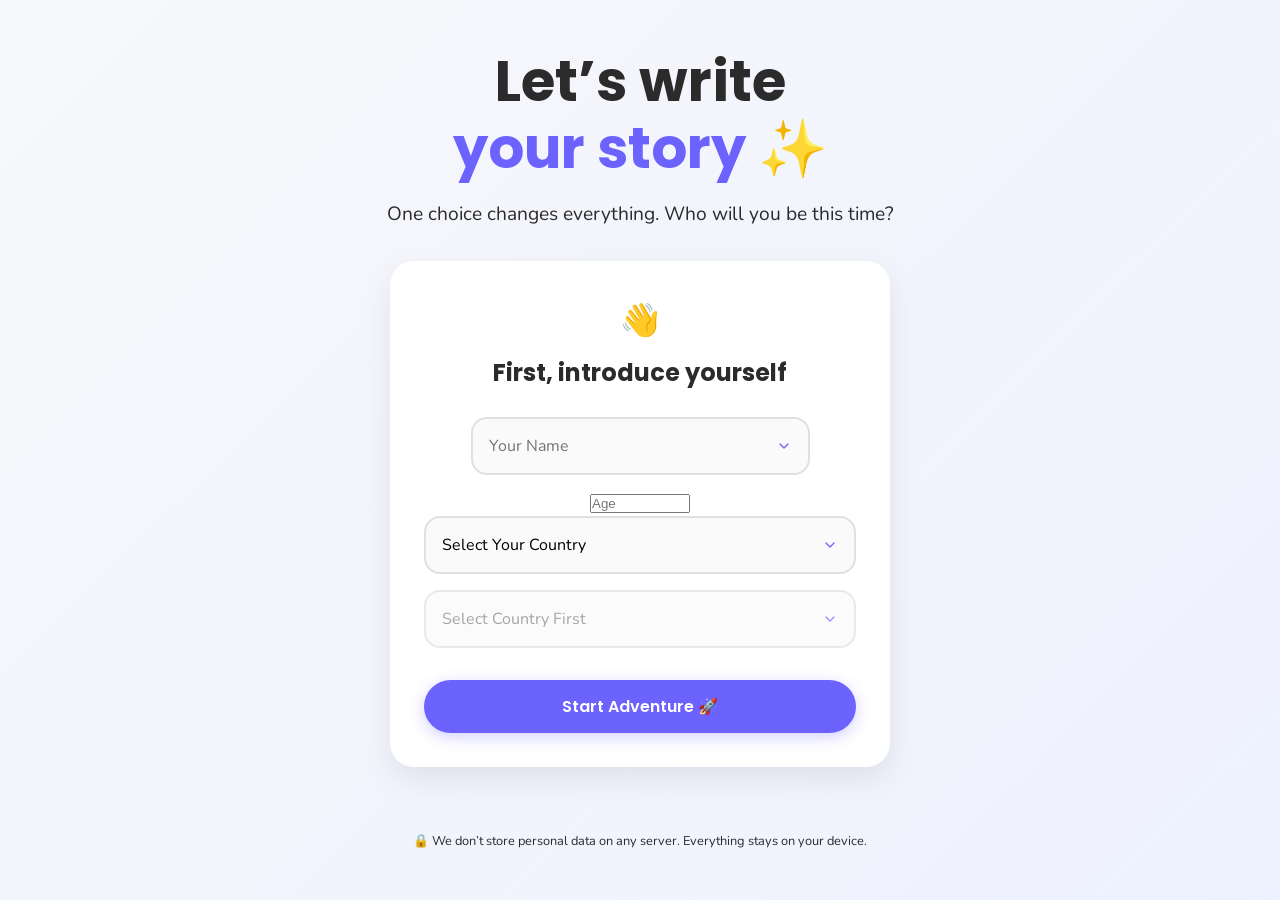
<file: index.html>
<!DOCTYPE html>
<html lang="en">

<head>
    <meta charset="UTF-8">
    <meta name="viewport" content="width=device-width, initial-scale=1.0">
    <title>Alternate Life - Be Anyone</title>

    <!-- Cartoon Fonts -->
    <link rel="preconnect" href="https://fonts.googleapis.com">
    <link rel="preconnect" href="https://fonts.gstatic.com" crossorigin>
    <link
        href="https://fonts.googleapis.com/css2?family=Nunito:wght@400;600;700&family=Poppins:wght@600;800&display=swap"
        rel="stylesheet">

    <link rel="stylesheet" href="css/style.css">
    <style>
        /* CSS to toggle between inputs */
        .hidden {
            display: none;
        }
    </style>
</head>

<body>
    <main class="container">

        <div style="text-align: center; margin-bottom: 2rem;">
            <h1 class="fade-in" style="font-size: 3.5rem; line-height: 1.2;">
                Let’s write <br><span class="text-primary">your story</span> ✨
            </h1>
            <p class="fade-in delay-1" style="font-size: 1.2rem; opacity: 0.7; margin-top: 1rem;">
                One choice changes everything. Who will you be this time?
            </p>
        </div>

        <div class="card fade-in delay-2" style="max-width: 500px; margin: 0 auto; width: 100%;">
            <div style="text-align: center; margin-bottom: 1.5rem;">
                <span style="font-size: 2rem;">👋</span>
                <h2 style="margin-top: 0.5rem;">First, introduce yourself</h2>
            </div>

            <div class="form-row">
                <input type="text" id="userName" placeholder="Your Name">
                <input type="number" id="userAge" placeholder="Age" min="1" max="100"
                    style="width: 100px; flex-shrink: 0;">
            </div>

            <select id="userCountry" onchange="updateCities()">
                <option value="" disabled selected>Select Your Country</option>
                <!-- Populated by JS -->
            </select>

            <!-- Dynamic City Inputs -->
            <select id="userCitySelect" disabled class="hidden">
                <option value="" disabled selected>Select Country First</option>
            </select>
            <input type="text" id="userCityInput" placeholder="Enter Your City" class="hidden">

            <button onclick="saveUserInfo()" style="width: 100%; margin-top: 1rem;">Start Adventure 🚀</button>
        </div>

        <div class="privacy-note fade-in delay-2">
            🔒 We don’t store personal data on any server. Everything stays on your device.
        </div>

    </main>

    <script>
        // Data for major countries
        const cityData = {
            "USA": ["New York", "San Francisco", "Austin", "Chicago", "Los Angeles", "Miami", "Seattle"],
            "Japan": ["Tokyo", "Osaka", "Kyoto", "Fukuoka", "Sapporo", "Nagoya"],
            "India": ["Mumbai", "Bangalore", "Delhi", "Goa", "Hyderabad", "Chennai"],
            "Germany": ["Berlin", "Munich", "Hamburg", "Frankfurt", "Cologne"],
            "UK": ["London", "Manchester", "Edinburgh", "Birmingham", "Liverpool"],
            "France": ["Paris", "Lyon", "Marseille", "Bordeaux", "Nice"],
            "Canada": ["Toronto", "Vancouver", "Montreal", "Ottawa", "Calgary"],
            "Australia": ["Sydney", "Melbourne", "Brisbane", "Perth", "Adelaide"],
            "Brazil": ["São Paulo", "Rio de Janeiro", "Brasília", "Salvador"],
            "China": ["Shanghai", "Beijing", "Shenzhen", "Guangzhou"],
            "Italy": ["Rome", "Milan", "Naples", "Florence", "Venice"],
            "Spain": ["Madrid", "Barcelona", "Valencia", "Seville"],
            "Russia": ["Moscow", "Saint Petersburg", "Novosibirsk"],
            "South Korea": ["Seoul", "Busan", "Incheon"],
            "Mexico": ["Mexico City", "Guadalajara", "Monterrey"],
            "Netherlands": ["Amsterdam", "Rotterdam", "The Hague"],
            "Sweden": ["Stockholm", "Gothenburg", "Malmö"],
            "Switzerland": ["Zurich", "Geneva", "Basel"],
            "Singapore": ["Singapore"],
            "UAE": ["Dubai", "Abu Dhabi", "Sharjah"]
        };

        // Comprehensive Country List
        const allCountries = [
            "Afghanistan", "Albania", "Algeria", "Andorra", "Angola", "Argentina", "Armenia", "Australia", "Austria", "Azerbaijan",
            "Bahamas", "Bahrain", "Bangladesh", "Barbados", "Belarus", "Belgium", "Belize", "Benin", "Bhutan", "Bolivia",
            "Bosnia and Herzegovina", "Botswana", "Brazil", "Brunei", "Bulgaria", "Burkina Faso", "Burundi", "Cambodia", "Cameroon", "Canada",
            "Cape Verde", "Central African Republic", "Chad", "Chile", "China", "Colombia", "Comoros", "Congo", "Costa Rica", "Croatia",
            "Cuba", "Cyprus", "Czech Republic", "Denmark", "Djibouti", "Dominica", "Dominican Republic", "East Timor", "Ecuador", "Egypt",
            "El Salvador", "Equatorial Guinea", "Eritrea", "Estonia", "Ethiopia", "Fiji", "Finland", "France", "Gabon", "Gambia",
            "Georgia", "Germany", "Ghana", "Greece", "Grenada", "Guatemala", "Guinea", "Guyana", "Haiti", "Honduras",
            "Hungary", "Iceland", "India", "Indonesia", "Iran", "Iraq", "Ireland", "Israel", "Italy", "Jamaica",
            "Japan", "Jordan", "Kazakhstan", "Kenya", "Kiribati", "North Korea", "South Korea", "Kuwait", "Kyrgyzstan", "Laos",
            "Latvia", "Lebanon", "Lesotho", "Liberia", "Libya", "Liechtenstein", "Lithuania", "Luxembourg", "Macedonia", "Madagascar",
            "Malawi", "Malaysia", "Maldives", "Mali", "Malta", "Marshall Islands", "Mauritania", "Mauritius", "Mexico", "Micronesia",
            "Moldova", "Monaco", "Mongolia", "Montenegro", "Morocco", "Mozambique", "Myanmar", "Namibia", "Nauru", "Nepal",
            "Netherlands", "New Zealand", "Nicaragua", "Niger", "Nigeria", "Norway", "Oman", "Pakistan", "Palau", "Panama",
            "Papua New Guinea", "Paraguay", "Peru", "Philippines", "Poland", "Portugal", "Qatar", "Romania", "Russia", "Rwanda",
            "Saint Kitts and Nevis", "Saint Lucia", "Saint Vincent", "Samoa", "San Marino", "Sao Tome and Principe", "Saudi Arabia", "Senegal", "Serbia", "Seychelles",
            "Sierra Leone", "Singapore", "Slovakia", "Slovenia", "Solomon Islands", "Somalia", "South Africa", "Spain", "Sri Lanka", "Sudan",
            "Suriname", "Swaziland", "Sweden", "Switzerland", "Syria", "Taiwan", "Tajikistan", "Tanzania", "Thailand", "Togo",
            "Tonga", "Trinidad and Tobago", "Tunisia", "Turkey", "Turkmenistan", "Tuvalu", "Uganda", "Ukraine", "UAE", "UK",
            "USA", "Uruguay", "Uzbekistan", "Vanuatu", "Vatican City", "Venezuela", "Vietnam", "Yemen", "Zambia", "Zimbabwe"
        ];

        // Populate Country Dropdown on Load
        const countrySelect = document.getElementById("userCountry");
        allCountries.sort().forEach(country => {
            const option = document.createElement("option");
            option.value = country;
            option.innerText = country;
            countrySelect.appendChild(option);
        });

        const citySelect = document.getElementById("userCitySelect");
        const cityInput = document.getElementById("userCityInput");

        // Initial State
        citySelect.classList.remove('hidden');
        cityInput.classList.add('hidden');

        function updateCities() {
            const selectedCountry = countrySelect.value;
            citySelect.innerHTML = '<option value="" disabled selected>Select City</option>';

            if (selectedCountry && cityData[selectedCountry]) {
                // Show Dropdown
                citySelect.classList.remove('hidden');
                cityInput.classList.add('hidden');
                citySelect.disabled = false;

                cityData[selectedCountry].forEach(city => {
                    const option = document.createElement("option");
                    option.value = city;
                    option.innerText = city;
                    citySelect.appendChild(option);
                });
            } else {
                // Show Text Input
                citySelect.classList.add('hidden');
                cityInput.classList.remove('hidden');
                cityInput.value = ""; // Clear previous input
            }
        }

        function saveUserInfo() {
            const name = document.getElementById("userName").value.trim();
            const age = document.getElementById("userAge").value.trim();
            const country = document.getElementById("userCountry").value;

            // Determine which city input to use
            let city;
            if (!citySelect.classList.contains('hidden')) {
                city = citySelect.value;
            } else {
                city = cityInput.value.trim();
            }

            if (!name || !country || !city) {
                // age is optional or defaults to 18 logic if empty? 
                // Let's enforce it based on previous request "ask for the age"
                if (!age) {
                    alert("Please enter your age!");
                    return;
                }
                alert("Please fill in all fields!");
                return;
            }

            const user = {
                name: name,
                age: parseInt(age, 10),
                city: city,
                country: country
            };

            localStorage.setItem("userInfo", JSON.stringify(user));
            // Animate out
            document.querySelector('.card').style.transform = "scale(1.1) translateY(-20px)";
            document.body.style.opacity = 0;
            document.body.style.transition = "opacity 0.5s ease";

            setTimeout(() => {
                window.location.href = "simulate.html";
            }, 500);
        }
    </script>
</body>

</html>
</file>
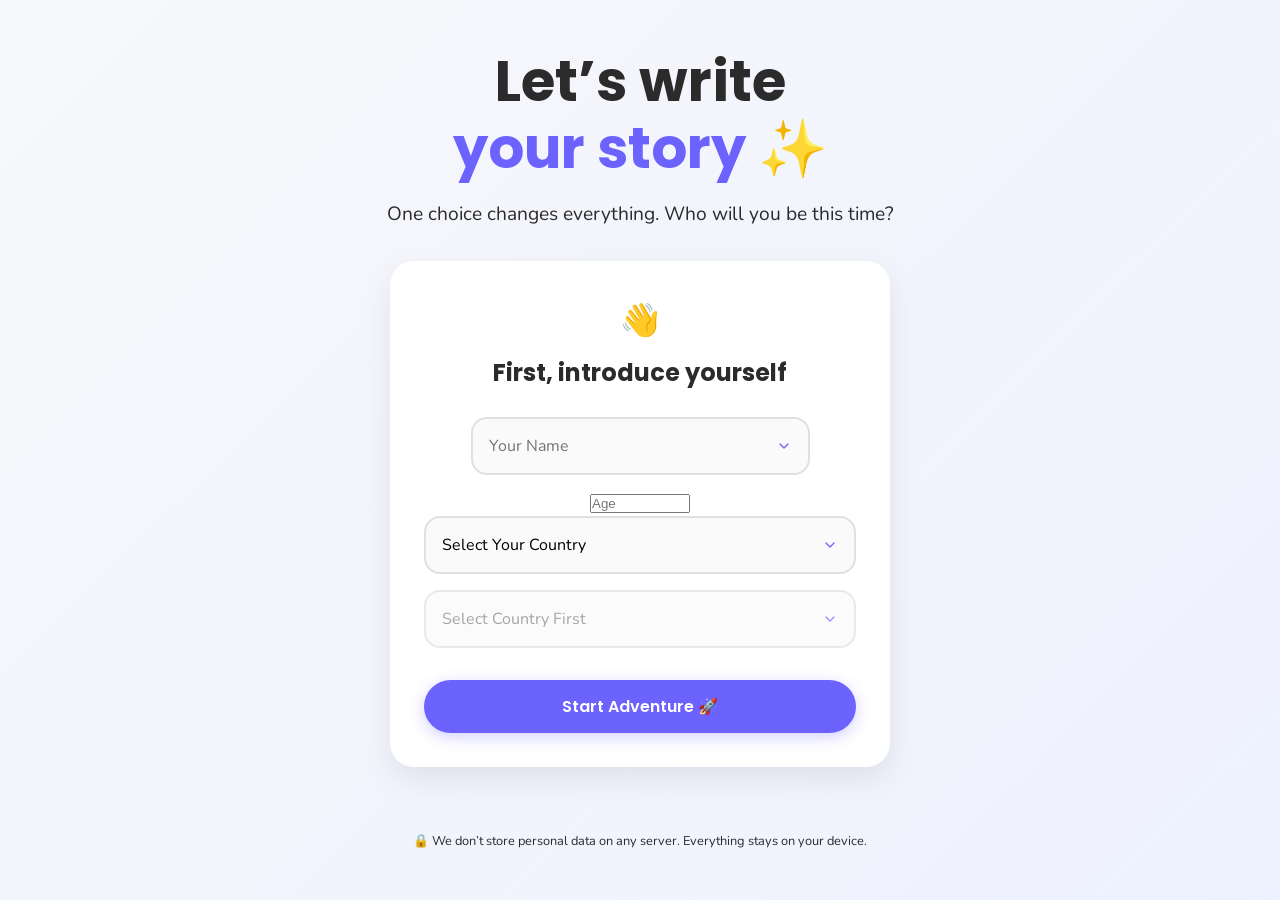
<file: result.html>
<!DOCTYPE html>
<html lang="en">

<head>
    <meta charset="UTF-8">
    <meta name="viewport" content="width=device-width, initial-scale=1.0">
    <title>Your Alternate Story</title>
    <link
        href="https://fonts.googleapis.com/css2?family=Nunito:wght@400;600;700&family=Poppins:wght@600;800&display=swap"
        rel="stylesheet">
    <link rel="stylesheet" href="css/style.css">
</head>

<body>
    <main class="container">

        <!-- Summary Header -->
        <div class="fade-in" style="text-align: center; margin-bottom: 3rem;">
            <h1 style="font-size: 2.5rem; line-height: 1.2;">
                <span class="text-primary" id="userNameTitle">User</span>, this was<br>one version of your life 🌈
            </h1>

            <!-- RESTORED: Narrative Paragraph -->
            <div
                style="max-width: 600px; margin: 1.5rem auto; font-family: 'Poppins', sans-serif; font-style: italic; opacity: 0.8; font-size: 1.1rem; line-height: 1.6;">
                <p id="cinematicStory"></p>
            </div>

            <p id="storySubtitle" style="font-size: 1rem; opacity: 0.6; margin-top: 1rem;"></p>
        </div>

        <!-- Timeline -->
        <div class="timeline-container" id="timeline">
            <!-- Events injected here -->
        </div>

        <!-- Reflection Card -->
        <div class="card fade-in" style="max-width: 700px; margin: 0 auto; background: #fffbe6; border-color: #ffd700;">
            <h2 id="reflectionTitle" style="color: #d4a000;"></h2>
            <p id="reflectionText" style="font-size: 1.1rem; margin: 1rem 0;"></p>
            <div style="margin-top: 1.5rem; font-weight: 700; color: var(--primary); font-style: italic;">
                🤔 <span id="moralQuestion"></span>
            </div>
        </div>

        <!-- Controls -->
        <div class="controls fade-in delay-2" style="text-align: center; margin-top: 4rem;">
            <a href="index.html" class="btn-primary" style="font-size: 1.2rem; padding: 1rem 2.5rem;">Try A Different
                Path 🔄</a>
            <div class="privacy-note">
                Everything happened on your device. Zero data sent.
            </div>
        </div>

    </main>

    <!-- Scripts loaded in order -->
    <script src="js/data.js"></script>
    <script src="js/engine.js"></script>
    <script src="js/result.js"></script>

    <script>
        // Inline update for specific header
        const inputs = JSON.parse(localStorage.getItem('userInputs'));
        if (inputs && inputs.name) {
            document.getElementById('userNameTitle').innerText = inputs.name;
        }
    </script>
</body>

</html>
</file>
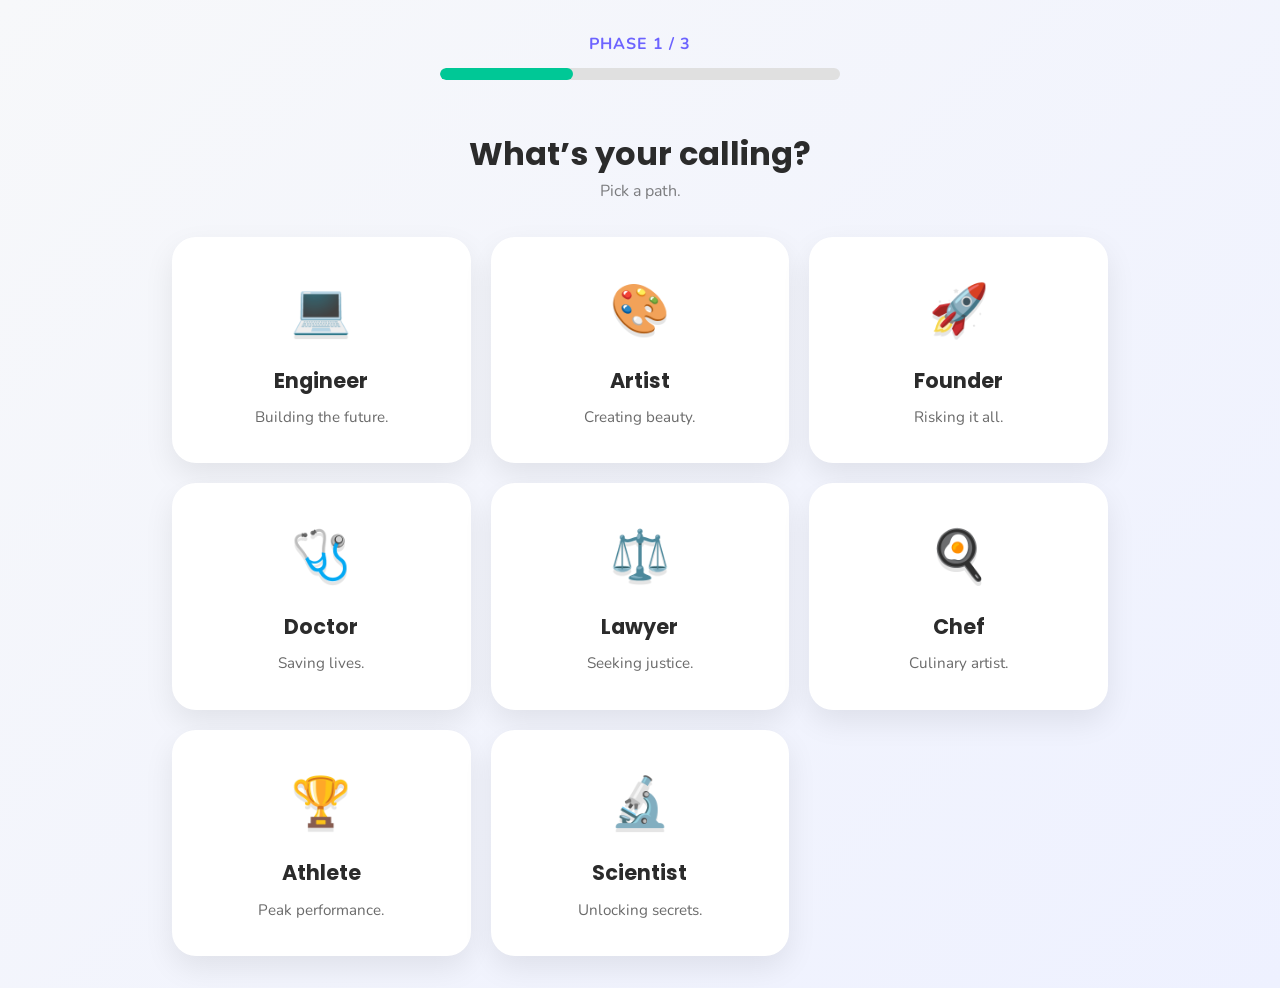
<file: simulate.html>
<!DOCTYPE html>
<html lang="en">

<head>
    <meta charset="UTF-8">
    <meta name="viewport" content="width=device-width, initial-scale=1.0">
    <title>Alternate Life - Simulation</title>
    <link rel="stylesheet" href="css/style.css">
    <link
        href="https://fonts.googleapis.com/css2?family=Nunito:wght@400;600;700&family=Poppins:wght@600;800&display=swap"
        rel="stylesheet">
</head>

<body>
    <main class="container">

        <!-- Progress Bar -->
        <div class="progress-container fade-in">
            <span style="font-weight: 700; color: var(--primary); letter-spacing: 1px;">PHASE <span
                    id="currentStepNum">1</span> / 3</span>
            <div class="progress-bar-wrapper">
                <div class="progress-bar" id="progressBar"></div>
            </div>
        </div>

        <!-- Step 1: Career (Formerly Step 2) -->
        <div class="step active" id="step1" data-step="1">
            <div style="text-align: center; margin-bottom: 2rem;">
                <h2 style="font-size: 2rem;">What’s your calling?</h2>
                <p style="opacity: 0.6;">Pick a path.</p>
            </div>
            <div class="cards-grid" id="careerOptions">
                <div class="card" data-value="Engineer">
                    <div class="card-icon">💻</div>
                    <h3 class="card-title">Engineer</h3>
                    <p class="card-desc">Building the future.</p>
                </div>
                <div class="card" data-value="Artist">
                    <div class="card-icon">🎨</div>
                    <h3 class="card-title">Artist</h3>
                    <p class="card-desc">Creating beauty.</p>
                </div>
                <div class="card" data-value="Entrepreneur">
                    <div class="card-icon">🚀</div>
                    <h3 class="card-title">Founder</h3>
                    <p class="card-desc">Risking it all.</p>
                </div>
                <div class="card" data-value="Doctor">
                    <div class="card-icon">🩺</div>
                    <h3 class="card-title">Doctor</h3>
                    <p class="card-desc">Saving lives.</p>
                </div>
                <div class="card" data-value="Lawyer">
                    <div class="card-icon">⚖️</div>
                    <h3 class="card-title">Lawyer</h3>
                    <p class="card-desc">Seeking justice.</p>
                </div>
                <div class="card" data-value="Chef">
                    <div class="card-icon">🍳</div>
                    <h3 class="card-title">Chef</h3>
                    <p class="card-desc">Culinary artist.</p>
                </div>
                <div class="card" data-value="Athlete">
                    <div class="card-icon">🏆</div>
                    <h3 class="card-title">Athlete</h3>
                    <p class="card-desc">Peak performance.</p>
                </div>
                <div class="card" data-value="Scientist">
                    <div class="card-icon">🔬</div>
                    <h3 class="card-title">Scientist</h3>
                    <p class="card-desc">Unlocking secrets.</p>
                </div>
            </div>
        </div>

        <!-- Step 2: Personality (Formerly Step 3) -->
        <div class="step" id="step2" data-step="2">
            <div style="text-align: center; margin-bottom: 2rem;">
                <h2 style="font-size: 2rem;">Your vibe?</h2>
            </div>
            <div class="cards-grid" id="personalityOptions">
                <div class="card" data-value="Introvert">
                    <div class="card-icon">🌑</div>
                    <h3 class="card-title">Quiet</h3>
                    <p class="card-desc">Deep thinker.</p>
                </div>
                <div class="card" data-value="Ambivert">
                    <div class="card-icon">🌗</div>
                    <h3 class="card-title">Balanced</h3>
                    <p class="card-desc">Adaptable.</p>
                </div>
                <div class="card" data-value="Extrovert">
                    <div class="card-icon">🌕</div>
                    <h3 class="card-title">Social</h3>
                    <p class="card-desc">Life of the party.</p>
                </div>
            </div>
        </div>

        <!-- Step 3: Risk Level (Formerly Step 4) -->
        <div class="step" id="step3" data-step="3">
            <div style="text-align: center; margin-bottom: 2rem;">
                <h2 style="font-size: 2rem;">How risky?</h2>
            </div>
            <div class="cards-grid" id="riskOptions">
                <div class="card" data-value="Safe">
                    <div class="card-icon">🛡️</div>
                    <h3 class="card-title">Safe</h3>
                    <p class="card-desc">Slow & steady.</p>
                </div>
                <div class="card" data-value="Balanced">
                    <div class="card-icon">⚖️</div>
                    <h3 class="card-title">Measured</h3>
                    <p class="card-desc">Calculated.</p>
                </div>
                <div class="card" data-value="High">
                    <div class="card-icon">🎲</div>
                    <h3 class="card-title">Wild</h3>
                    <p class="card-desc">All or nothing.</p>
                </div>
            </div>
        </div>

        <!-- Navigation (Removed for Auto-Advance) -->
        <!-- <div class="next-btn-container" id="nextContainer"
            style="text-align: center; margin-top: 2rem; opacity: 0; pointer-events: none; transition: all 0.3s ease;">
            <button id="nextBtn" style="font-size: 1.2rem; padding: 1rem 3rem;">Confirm Choice ✨</button>
        </div> -->

    </main>

    <!-- Scripts loaded in order -->
    <script src="js/data.js"></script>
    <script src="js/engine.js"></script>
    <script src="js/ui.js"></script>
</body>

</html>
</file>
<file: css/style.css>
/* Cartoon Theme Variables */
:root {
    --bg-gradient: linear-gradient(135deg, #f7f8fa, #eef1ff);
    --primary: #6C63FF;
    --secondary: #FFB703;
    --accent: #00C896;
    --text-color: #2B2B2B;
    --card-bg: #FFFFFF;

    --font-heading: 'Poppins', sans-serif;
    --font-body: 'Nunito', sans-serif;

    --shadow-soft: 0 12px 30px rgba(0, 0, 0, 0.08);
    --radius-round: 24px;
    --radius-pill: 999px;
}

/* Reset & Base */
* {
    margin: 0;
    padding: 0;
    box-sizing: border-box;
}

body {
    background: var(--bg-gradient);
    color: var(--text-color);
    font-family: var(--font-body);
    overflow-x: hidden;
    line-height: 1.6;
    min-height: 100vh;
}

h1,
h2,
h3,
h4 {
    font-family: var(--font-heading);
    font-weight: 700;
    color: var(--text-color);
}

a {
    text-decoration: none;
    color: inherit;
}

/* Container */
.container {
    max-width: 1000px;
    margin: 0 auto;
    padding: 2rem;
    min-height: 100vh;
    display: flex;
    flex-direction: column;
    justify-content: center;
    position: relative;
}

/* Typography Utilities */
.text-primary {
    color: var(--primary);
}

.text-secondary {
    color: var(--secondary);
}

.text-accent {
    color: var(--accent);
}

/* Bouncy Buttons */
button,
.btn-primary {
    background: var(--primary);
    color: white;
    border: none;
    border-radius: var(--radius-pill);
    padding: 14px 28px;
    font-family: var(--font-heading);
    font-weight: 600;
    font-size: 1rem;
    cursor: pointer;
    box-shadow: 0 4px 15px rgba(108, 99, 255, 0.3);
    transition: transform 0.2s cubic-bezier(0.175, 0.885, 0.32, 1.275);
    display: inline-block;
    text-align: center;
}

button:hover,
.btn-primary:hover {
    transform: translateY(-3px) scale(1.05);
    background: var(--primary);
    /* Keep consistent */
    color: white;
}

button:active,
.btn-primary:active {
    transform: scale(0.95);
}

/* Cartoon Card */
.card {
    background: var(--card-bg);
    border-radius: var(--radius-round);
    padding: 2rem;
    box-shadow: var(--shadow-soft);
    border: 2px solid transparent;
    /* Prepare for border */
    transition: transform 0.3s ease, border-color 0.3s ease;
    cursor: pointer;
    display: flex;
    flex-direction: column;
    align-items: center;
    text-align: center;
    height: 100%;
}

.card:hover {
    transform: translateY(-6px) scale(1.02);
    border-color: var(--secondary);
}

.card.selected {
    border-color: var(--primary);
    background: #F4F3FF;
    /* Light purple tint */
    transform: scale(0.98);
}

.card-icon {
    font-size: 3rem;
    margin-bottom: 1rem;
    filter: drop-shadow(0 4px 0px rgba(0, 0, 0, 0.1));
}

.card-title {
    margin-bottom: 0.5rem;
    font-size: 1.3rem;
}

.card-desc {
    font-size: 0.95rem;
    opacity: 0.7;
}

/* Form Styles */
input[type="text"],
select {
    width: 100%;
    padding: 16px;
    margin-bottom: 1rem;
    border: 2px solid #E0E0E0;
    border-radius: 16px;
    font-family: var(--font-body);
    font-size: 1rem;
    transition: all 0.3s;
    background: #FAFAFA;
    appearance: none;
    /* Remove default arrow */
    background-image: url("data:image/svg+xml;charset=UTF-8,%3csvg xmlns='http://www.w3.org/2000/svg' viewBox='0 0 24 24' fill='none' stroke='%236C63FF' stroke-width='2' stroke-linecap='round' stroke-linejoin='round'%3e%3cpolyline points='6 9 12 15 18 9'%3e%3c/polyline%3e%3c/svg%3e");
    background-repeat: no-repeat;
    background-position: right 1rem center;
    background-size: 1em;
}

input[type="text"]:focus,
select:focus {
    outline: none;
    border-color: var(--primary);
    background-color: white;
    box-shadow: 0 0 0 4px rgba(108, 99, 255, 0.1);
}

/* Progress Bar */
.progress-container {
    margin-bottom: 3rem;
    text-align: center;
}

.progress-bar-wrapper {
    height: 12px;
    background: #E0E0E0;
    border-radius: var(--radius-pill);
    overflow: hidden;
    margin-top: 10px;
    max-width: 400px;
    margin-left: auto;
    margin-right: auto;
}

.progress-bar {
    height: 100%;
    background: var(--accent);
    width: 0%;
    transition: width 0.5s cubic-bezier(0.175, 0.885, 0.32, 1.275);
    border-radius: var(--radius-pill);
}

/* Timeline - Speech Bubble Style */
.timeline-container {
    max-width: 700px;
    margin: 4rem auto;
    position: relative;
    padding-left: 2rem;
    border-left: 4px dashed rgba(108, 99, 255, 0.3);
}

.timeline-event {
    margin-bottom: 3rem;
    position: relative;
    opacity: 0;
    transform: translateX(-20px);
    transition: all 0.6s cubic-bezier(0.34, 1.56, 0.64, 1);
}

.timeline-event.visible {
    opacity: 1;
    transform: translateX(0);
}

.event-marker {
    position: absolute;
    left: -2.6rem;
    /* Adjust to sit on line */
    top: 20px;
    width: 20px;
    height: 20px;
    background: var(--secondary);
    border: 4px solid white;
    border-radius: 50%;
    box-shadow: 0 0 0 2px var(--secondary);
    z-index: 2;
}

.event-content {
    background: white;
    padding: 1.5rem 2rem;
    border-radius: 20px;
    border-bottom-left-radius: 4px;
    /* Speech bubble effect */
    box-shadow: var(--shadow-soft);
    position: relative;
}

.event-age {
    background: var(--primary);
    color: white;
    padding: 4px 10px;
    border-radius: 10px;
    font-size: 0.8rem;
    font-weight: 700;
    display: inline-block;
    margin-bottom: 0.8rem;
}

.event-text {
    font-size: 1.1rem;
    color: var(--text-color);
}

/* Animations */
.fade-in {
    animation: fadeInUp 0.8s ease forwards;
    opacity: 0;
}

.delay-1 {
    animation-delay: 0.2s;
}

.delay-2 {
    animation-delay: 0.4s;
}

@keyframes fadeInUp {
    from {
        opacity: 0;
        transform: translateY(20px);
    }

    to {
        opacity: 1;
        transform: translateY(0);
    }
}

/* Footer Privacy */
.privacy-note {
    text-align: center;
    font-size: 0.8rem;
    opacity: 0.5;
    margin-top: 4rem;
}

/* Grid Layouts matches old one but styled differently by generic .card rules */
.cards-grid {
    display: grid;
    grid-template-columns: repeat(auto-fit, minmax(220px, 1fr));
    gap: 20px;
    margin-top: 2rem;
}

.step {
    display: none;
}

.step.active {
    display: block;
    animation: popIn 0.5s cubic-bezier(0.175, 0.885, 0.32, 1.275) forwards;
}

@keyframes popIn {
    from {
        opacity: 0;
        transform: scale(0.9);
    }

    to {
        opacity: 1;
        transform: scale(1);
    }
}

/* --- Mobile Responsiveness --- */
@media (max-width: 768px) {

    /* 1. Typography Scaling */
    h1 {
        font-size: 2.5rem !important;
    }

    h2 {
        font-size: 1.8rem !important;
    }

    p {
        font-size: 1rem !important;
    }

    /* 2. Container & Padding */
    .container {
        padding: 1rem;
        justify-content: flex-start;
        /* Don't center vertically on small screens to avoid cut-off */
        padding-top: 3rem;
    }

    /* 3. Cards & Grids */
    .cards-grid {
        grid-template-columns: 1fr;
        /* 1 column on mobile */
        gap: 15px;
    }

    .card {
        padding: 1.5rem;
    }

    .card-icon {
        font-size: 2.5rem;
    }

    /* 4. Form Layouts */
    .form-row {
        flex-direction: column;
        gap: 0;
    }

    #userAge {
        width: 100% !important;
        /* Override fixed width */
        margin-top: 0;
    }

    input,
    select,
    button {
        padding: 14px;
        /* Touch-friendly targets */
    }

    /* 5. Timeline Mobile Adjustments */
    .timeline-container {
        padding-left: 1.5rem;
        margin: 2rem auto;
        border-left-width: 3px;
    }

    .event-marker {
        width: 16px;
        height: 16px;
        left: -1.9rem;
        /* Adjust alignment */
        top: 22px;
    }

    .event-content {
        padding: 1rem;
    }

    .event-text {
        font-size: 1rem;
    }
}
</file>
